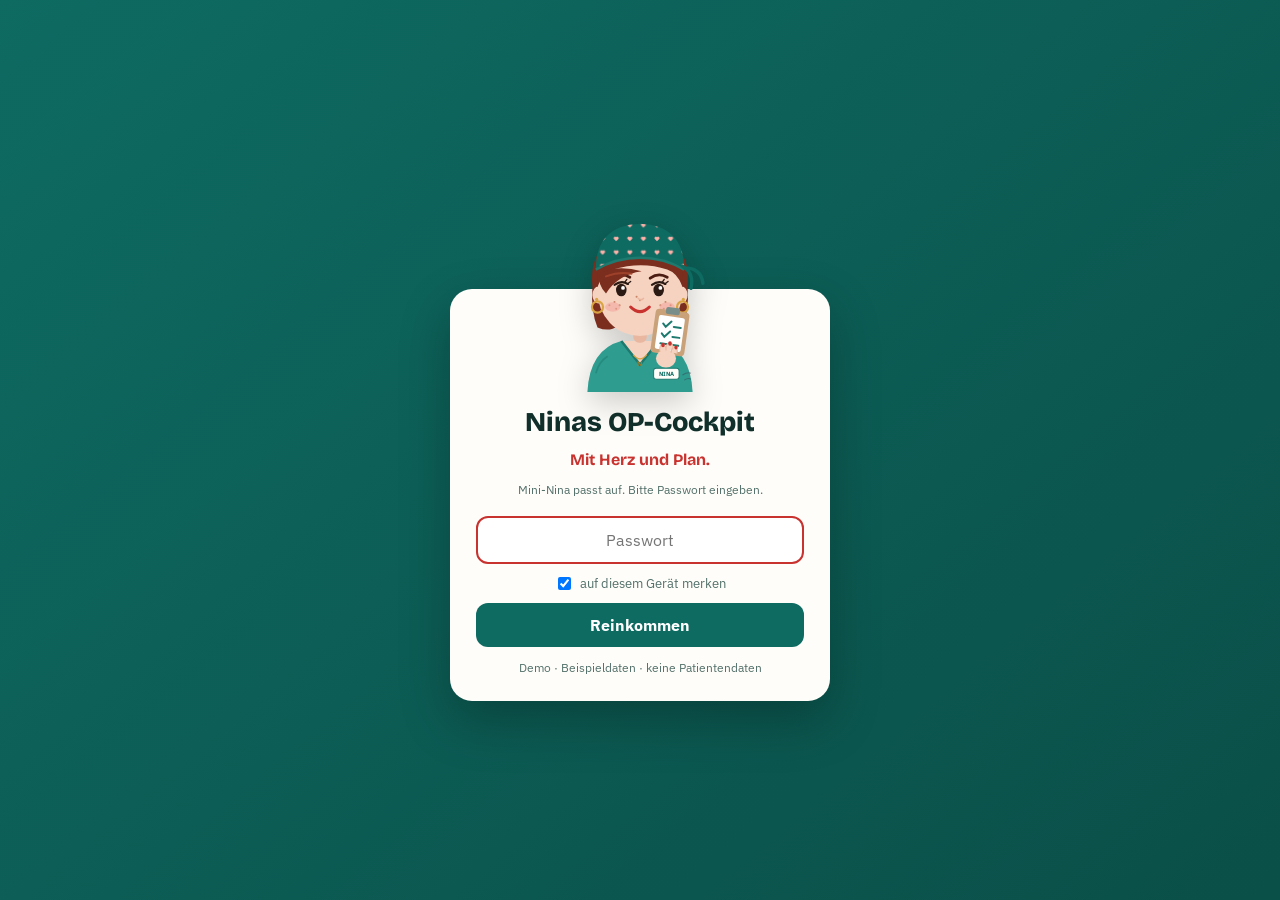
<file: index.html>
<!doctype html><html lang="de"><head><meta charset="utf-8"><meta name="viewport" content="width=device-width,initial-scale=1,viewport-fit=cover"><meta name="robots" content="noindex,nofollow"><title>Ninas OP-Cockpit</title>
<link rel="preconnect" href="https://fonts.googleapis.com"><link rel="stylesheet" href="https://fonts.googleapis.com/css2?family=Bricolage+Grotesque:opsz,wght@12..96,700;12..96,800&family=IBM+Plex+Sans:wght@400;600&display=swap">
<style>
:root{--scrub:#0E6B62;--deep:#0A4F48;--coral:#C8322F;--fg:#12302B}
*{box-sizing:border-box}html,body{margin:0;min-height:100%}
body{font-family:"IBM Plex Sans",system-ui,sans-serif;background:linear-gradient(140deg,var(--scrub),var(--deep));color:var(--fg);display:grid;place-items:center;min-height:100vh;padding:110px 20px 20px}
.card{background:#FFFDF9;border-radius:22px;padding:26px;width:min(380px,100%);box-shadow:0 20px 50px rgba(0,0,0,.25);display:grid;gap:12px;justify-items:center;text-align:center}
.fig{margin-top:-110px}.fig svg{width:170px;height:auto;filter:drop-shadow(0 10px 16px rgba(0,0,0,.2))}
h1{font-family:"Bricolage Grotesque",sans-serif;font-weight:800;margin:0;font-size:1.7rem;line-height:1.1}
.claim{font-family:"Bricolage Grotesque",sans-serif;color:var(--coral);font-weight:700;margin:0}
form{display:grid;gap:10px;width:100%;margin-top:6px}
input{font:inherit;font-size:1rem;padding:12px 14px;border-radius:12px;border:2px solid #CAD8D3;width:100%;text-align:center}
input:focus{outline:none;border-color:var(--coral)}
button{font:inherit;font-weight:700;font-size:1rem;padding:12px;border-radius:12px;border:0;background:var(--scrub);color:#fff;cursor:pointer}
button:disabled{opacity:.6;cursor:progress}
.msg{margin:0;font-size:.9rem;min-height:1.3em}.err{color:var(--coral);font-weight:600}
.small{font-size:.78rem;color:#53706A;margin:0}
label.r{display:flex;gap:6px;align-items:center;justify-content:center;font-size:.82rem;color:#53706A}
.sr{position:absolute;left:-9999px}
</style></head><body><main class="card"><div class="fig" id="fig"><svg class="mascot m-happy" viewBox="0 0 200 220" width="170" height="187" role="img" aria-label="OP-Nina">
      <defs><pattern id="m1c" width="16" height="16" patternUnits="userSpaceOnUse"><rect width="16" height="16" fill="#0E6B62"/><path d="M8 10.5 l-2.6 -2.6 a1.6 1.6 0 0 1 2.6 -2 a1.6 1.6 0 0 1 2.6 2z" fill="#FFB1A8"/></pattern><pattern id="m1t" width="22" height="22" patternUnits="userSpaceOnUse"><rect width="22" height="22" fill="#EFE5D8"/><circle cx="5" cy="6" r="2.2" fill="#E3D6C5"/><circle cx="16" cy="15" r="2.4" fill="#E3D6C5"/><path d="M15 6 l-2.4 -2.4 a1.5 1.5 0 0 1 2.4 -1.9 a1.5 1.5 0 0 1 2.4 1.9z" fill="#B3262B"/></pattern></defs>
      <path d="M38 222 q2 -52 40 -62 h44 q38 10 40 62z" fill="#2E9C8F"/><path d="M78 160 l22 26 22 -26" fill="#F5D3C0"/><path d="M78 160 l22 28 22 -28" fill="none" stroke="#1E7A6F" stroke-width="3"/><path d="M92 176 q8 10 16 0" stroke="#D9A441" stroke-width="1.3" fill="none"/><text x="100" y="190" text-anchor="middle" font-family="Bricolage Grotesque, sans-serif" font-weight="800" font-size="8" fill="#A87A22">N</text>
      <rect x="116" y="192" width="30" height="13" rx="3" fill="#FFFDF9" stroke="#1E7A6F" stroke-width="1.2"/><text x="131" y="201.5" text-anchor="middle" font-family="IBM Plex Sans, sans-serif" font-weight="700" font-size="7.2" fill="#0E6B62">NINA</text>
      <path d="M48 198 q4 -14 14 -20" stroke="#1E7A6F" stroke-width="2" fill="none" opacity=".5"/><rect x="92" y="140" width="16" height="22" rx="7" fill="#E9B79F"/><path d="M150 200 q6 -4 10 -2 M152 206 q5 -3 8 -1" stroke="#3E4B5A" stroke-width="1.2" fill="none" opacity=".55"/><path d="M44 96 q-6 -58 56 -62 q62 4 56 62 q2 30 -6 48 q-14 6 -24 -2 l2 -40 h-56 l2 40 q-10 8 -24 2 q-8 -18 -6 -48z" fill="#7B2D1E"/><ellipse cx="100" cy="102" rx="50" ry="52" fill="#F5D3C0"/>
      <ellipse cx="51" cy="106" rx="7" ry="10" fill="#F5D3C0"/><ellipse cx="149" cy="106" rx="7" ry="10" fill="#F5D3C0"/>
      <circle cx="50" cy="120" r="6.5" fill="none" stroke="#D9A441" stroke-width="2.6"/><circle cx="150" cy="120" r="6.5" fill="none" stroke="#D9A441" stroke-width="2.6"/>
      <circle cx="49" cy="111" r="1.8" fill="#D9A441"/><circle cx="151" cy="111" r="1.8" fill="#D9A441"/><circle cx="70" cy="114" r="1.2" fill="#C98466"/><circle cx="76" cy="118" r="1.2" fill="#C98466"/><circle cx="64" cy="118" r="1.2" fill="#C98466"/><circle cx="72" cy="122" r="1.2" fill="#C98466"/><circle cx="130" cy="114" r="1.2" fill="#C98466"/><circle cx="124" cy="118" r="1.2" fill="#C98466"/><circle cx="136" cy="118" r="1.2" fill="#C98466"/><circle cx="128" cy="122" r="1.2" fill="#C98466"/><circle cx="100" cy="112" r="1.2" fill="#C98466"/><circle cx="96" cy="108" r="1.2" fill="#C98466"/><ellipse cx="68" cy="120" rx="9" ry="5.5" fill="#F2A49A" opacity="0.55"/><ellipse cx="132" cy="120" rx="9" ry="5.5" fill="#F2A49A" opacity="0.55"/><path d="M68 86 q10 -7 20 -1" stroke="#4A1C12" stroke-width="3.4" fill="none" stroke-linecap="round"/><path d="M112 86 q10 -7 20 -1" stroke="#4A1C12" stroke-width="3.4" fill="none" stroke-linecap="round"/><ellipse cx="78" cy="100" rx="6.2" ry="7.4" fill="#2B1A14"/><circle cx="80" cy="97.5" r="2.2" fill="#fff"/><path d="M70 94 q8 -6 16 -1" stroke="#2B1A14" stroke-width="2.4" fill="none" stroke-linecap="round"/><path d="M85 93 l4 -3 M82 91 l2.5 -3.5" stroke="#2B1A14" stroke-width="1.6" stroke-linecap="round"/><ellipse cx="122" cy="100" rx="6.2" ry="7.4" fill="#2B1A14"/><circle cx="124" cy="97.5" r="2.2" fill="#fff"/><path d="M114 94 q8 -6 16 -1" stroke="#2B1A14" stroke-width="2.4" fill="none" stroke-linecap="round"/><path d="M129 93 l4 -3 M126 91 l2.5 -3.5" stroke="#2B1A14" stroke-width="1.6" stroke-linecap="round"/><path d="M98 110 q3 3 6 0" stroke="#E9B79F" stroke-width="2" fill="none" stroke-linecap="round"/><path d="M89 120 q11 11 22 0" stroke="#C8322F" stroke-width="3.6" fill="none" stroke-linecap="round"/><path d="M50 96 q-4 -52 50 -56 q54 4 50 56 q-6 -16 -18 -20 q-30 -10 -64 0 q-12 4 -18 20z" fill="#7B2D1E"/>
         <path d="M52 80 q22 -10 50 -2 q-28 4 -42 26 q-10 -10 -8 -24z" fill="#7B2D1E"/><path d="M60 84 q16 -6 30 -3" stroke="#A8462D" stroke-width="2.4" fill="none" stroke-linecap="round" opacity=".8"/>
         <path d="M48 76 q0 -52 52 -54 q52 2 52 54 q-24 -14 -52 -14 q-28 0 -52 14z" fill="url(#m1c)"/>
         <path d="M48 76 q24 -14 52 -14 q28 0 52 14" fill="none" stroke="#1E7A6F" stroke-width="3"/>
         <path d="M150 72 q14 8 10 26 M152 74 q20 0 22 18" stroke="#0E6B62" stroke-width="4" fill="none" stroke-linecap="round"/><g transform="translate(140 150) scale(1.18) translate(-140 -150)"><g transform="translate(136 150) rotate(8)"><rect x="-17" y="-22" width="34" height="44" rx="4" fill="#C9A27A"/><rect x="-13" y="-16" width="26" height="34" rx="2" fill="#fff"/><rect x="-7" y="-25" width="14" height="7" rx="2" fill="#7A8E89"/><path d="M-8 -8 l3 3 l5 -6 M-8 2 l3 3 l5 -6 M3 -6 h7 M3 4 h7 M-8 12 h18" stroke="#1E7A6F" stroke-width="2" fill="none" stroke-linecap="round"/></g><g transform="translate(132 176) scale(1 1)"><ellipse cx="0" cy="0" rx="10" ry="9" fill="#F5D3C0"/><path d="M-6 -7 q-1 -7 3 -7 q3 0 3 6 M0 -8 q0 -8 4 -8 q3 0 3 7 M5 -6 q1 -6 4 -6 q3 1 2 7" fill="#F5D3C0" stroke="#E9B79F" stroke-width="1"/><ellipse cx="-3" cy="-13.5" rx="1.8" ry="2.2" fill="#C8322F"/><ellipse cx="4" cy="-15" rx="1.8" ry="2.2" fill="#C8322F"/><ellipse cx="10" cy="-11" rx="1.6" ry="2" fill="#C8322F"/></g></g></svg></div>
<h1>Ninas OP-Cockpit</h1><p class="claim">Mit Herz und Plan.</p>
<p class="msg small" id="msg">Mini-Nina passt auf. Bitte Passwort eingeben.</p>
<form id="f"><label for="pw" class="sr">Passwort</label><input id="pw" type="password" autocomplete="current-password" placeholder="Passwort" autofocus required>
<label class="r"><input type="checkbox" id="keep" checked style="width:auto"> auf diesem Gerät merken</label>
<button id="go" type="submit">Reinkommen</button></form>
<p class="small">Demo · Beispieldaten · keine Patientendaten</p></main>
<script>
const META={"s": "yPEnVKPeu+Po092alhOdeQ==", "i": "gm3pZp4Ip+XzqqK9", "n": 250000}, WRONG=`<svg class="mascot m-think" viewBox="0 0 200 220" width="170" height="187" role="img" aria-label="Mini-Nina">
      <defs><pattern id="m2c" width="16" height="16" patternUnits="userSpaceOnUse"><rect width="16" height="16" fill="#0E6B62"/><path d="M8 10.5 l-2.6 -2.6 a1.6 1.6 0 0 1 2.6 -2 a1.6 1.6 0 0 1 2.6 2z" fill="#FFB1A8"/></pattern><pattern id="m2t" width="22" height="22" patternUnits="userSpaceOnUse"><rect width="22" height="22" fill="#EFE5D8"/><circle cx="5" cy="6" r="2.2" fill="#E3D6C5"/><circle cx="16" cy="15" r="2.4" fill="#E3D6C5"/><path d="M15 6 l-2.4 -2.4 a1.5 1.5 0 0 1 2.4 -1.9 a1.5 1.5 0 0 1 2.4 1.9z" fill="#B3262B"/></pattern></defs>
      <path d="M38 222 q2 -52 40 -62 h44 q38 10 40 62z" fill="#2E9C8F"/><path d="M78 160 l22 26 22 -26" fill="#F5D3C0"/><path d="M78 160 l22 28 22 -28" fill="none" stroke="#1E7A6F" stroke-width="3"/><path d="M92 176 q8 10 16 0" stroke="#D9A441" stroke-width="1.3" fill="none"/><text x="100" y="190" text-anchor="middle" font-family="Bricolage Grotesque, sans-serif" font-weight="800" font-size="8" fill="#A87A22">N</text>
      <rect x="116" y="192" width="30" height="13" rx="3" fill="#FFFDF9" stroke="#1E7A6F" stroke-width="1.2"/><text x="131" y="201.5" text-anchor="middle" font-family="IBM Plex Sans, sans-serif" font-weight="700" font-size="7.2" fill="#0E6B62">NINA</text>
      <path d="M48 198 q4 -14 14 -20" stroke="#1E7A6F" stroke-width="2" fill="none" opacity=".5"/><rect x="92" y="140" width="16" height="22" rx="7" fill="#E9B79F"/><path d="M150 200 q6 -4 10 -2 M152 206 q5 -3 8 -1" stroke="#3E4B5A" stroke-width="1.2" fill="none" opacity=".55"/><path d="M44 96 q-6 -58 56 -62 q62 4 56 62 q2 30 -6 48 q-14 6 -24 -2 l2 -40 h-56 l2 40 q-10 8 -24 2 q-8 -18 -6 -48z" fill="#7B2D1E"/><ellipse cx="100" cy="102" rx="50" ry="52" fill="#F5D3C0"/>
      <ellipse cx="51" cy="106" rx="7" ry="10" fill="#F5D3C0"/><ellipse cx="149" cy="106" rx="7" ry="10" fill="#F5D3C0"/>
      <circle cx="50" cy="120" r="6.5" fill="none" stroke="#D9A441" stroke-width="2.6"/><circle cx="150" cy="120" r="6.5" fill="none" stroke="#D9A441" stroke-width="2.6"/>
      <circle cx="49" cy="111" r="1.8" fill="#D9A441"/><circle cx="151" cy="111" r="1.8" fill="#D9A441"/><circle cx="70" cy="114" r="1.2" fill="#C98466"/><circle cx="76" cy="118" r="1.2" fill="#C98466"/><circle cx="64" cy="118" r="1.2" fill="#C98466"/><circle cx="72" cy="122" r="1.2" fill="#C98466"/><circle cx="130" cy="114" r="1.2" fill="#C98466"/><circle cx="124" cy="118" r="1.2" fill="#C98466"/><circle cx="136" cy="118" r="1.2" fill="#C98466"/><circle cx="128" cy="122" r="1.2" fill="#C98466"/><circle cx="100" cy="112" r="1.2" fill="#C98466"/><circle cx="96" cy="108" r="1.2" fill="#C98466"/><ellipse cx="68" cy="120" rx="9" ry="5.5" fill="#F2A49A" opacity="0.55"/><ellipse cx="132" cy="120" rx="9" ry="5.5" fill="#F2A49A" opacity="0.55"/><path d="M68 84 q10 -6 20 -1" stroke="#4A1C12" stroke-width="3.4" fill="none" stroke-linecap="round"/><path d="M112 80 q10 -3 20 3" stroke="#4A1C12" stroke-width="3.4" fill="none" stroke-linecap="round"/><ellipse cx="78" cy="100" rx="6.2" ry="7.4" fill="#2B1A14"/><circle cx="77" cy="96" r="2.2" fill="#fff"/><path d="M70 94 q8 -6 16 -1" stroke="#2B1A14" stroke-width="2.4" fill="none" stroke-linecap="round"/><path d="M85 93 l4 -3 M82 91 l2.5 -3.5" stroke="#2B1A14" stroke-width="1.6" stroke-linecap="round"/><ellipse cx="122" cy="100" rx="6.2" ry="7.4" fill="#2B1A14"/><circle cx="121" cy="96" r="2.2" fill="#fff"/><path d="M114 94 q8 -6 16 -1" stroke="#2B1A14" stroke-width="2.4" fill="none" stroke-linecap="round"/><path d="M129 93 l4 -3 M126 91 l2.5 -3.5" stroke="#2B1A14" stroke-width="1.6" stroke-linecap="round"/><path d="M98 110 q3 3 6 0" stroke="#E9B79F" stroke-width="2" fill="none" stroke-linecap="round"/><path d="M93 124 q8 -3 15 1" stroke="#C8322F" stroke-width="3.2" fill="none" stroke-linecap="round"/><path d="M50 96 q-4 -52 50 -56 q54 4 50 56 q-6 -16 -18 -20 q-30 -10 -64 0 q-12 4 -18 20z" fill="#7B2D1E"/>
         <path d="M52 80 q22 -10 50 -2 q-28 4 -42 26 q-10 -10 -8 -24z" fill="#7B2D1E"/><path d="M60 84 q16 -6 30 -3" stroke="#A8462D" stroke-width="2.4" fill="none" stroke-linecap="round" opacity=".8"/>
         <path d="M48 76 q0 -52 52 -54 q52 2 52 54 q-24 -14 -52 -14 q-28 0 -52 14z" fill="url(#m2c)"/>
         <path d="M48 76 q24 -14 52 -14 q28 0 52 14" fill="none" stroke="#1E7A6F" stroke-width="3"/>
         <path d="M150 72 q14 8 10 26 M152 74 q20 0 22 18" stroke="#0E6B62" stroke-width="4" fill="none" stroke-linecap="round"/><g transform="translate(86 140) scale(1 1)"><ellipse cx="0" cy="0" rx="10" ry="9" fill="#F5D3C0"/><path d="M-6 -7 q-1 -7 3 -7 q3 0 3 6 M0 -8 q0 -8 4 -8 q3 0 3 7 M5 -6 q1 -6 4 -6 q3 1 2 7" fill="#F5D3C0" stroke="#E9B79F" stroke-width="1"/><ellipse cx="-3" cy="-13.5" rx="1.8" ry="2.2" fill="#C8322F"/><ellipse cx="4" cy="-15" rx="1.8" ry="2.2" fill="#C8322F"/><ellipse cx="10" cy="-11" rx="1.6" ry="2" fill="#C8322F"/></g><g transform="translate(140 150) scale(1.18) translate(-140 -150)"></g><g class="m-dots"><circle cx="160" cy="58" r="4" fill="#B8C9C4"/><circle cx="172" cy="44" r="6" fill="#B8C9C4"/><circle cx="186" cy="26" r="9" fill="#B8C9C4"/></g></svg>`, KEY="nina-cockpit-pw";
const b64=(s)=>Uint8Array.from(atob(s),c=>c.charCodeAt(0));
async function unlock(pw,keep){
  const base=await crypto.subtle.importKey("raw",new TextEncoder().encode(pw.trim().toLowerCase()),"PBKDF2",false,["deriveKey"]);
  const key=await crypto.subtle.deriveKey({name:"PBKDF2",salt:b64(META.s),iterations:META.n,hash:"SHA-256"},base,{name:"AES-GCM",length:256},false,["decrypt"]);
  const data=b64((await (await fetch("payload.txt",{cache:"no-cache"})).text()).trim());
  const plain=await crypto.subtle.decrypt({name:"AES-GCM",iv:b64(META.i)},key,data);
  const html=await new Response(new Blob([plain]).stream().pipeThrough(new DecompressionStream("gzip"))).text();
  try{ if(keep) localStorage.setItem(KEY,pw.trim().toLowerCase()); }catch(e){}
  document.open(); document.write(html); document.close();
}
const f=document.getElementById("f"), msg=document.getElementById("msg"), go=document.getElementById("go");
f.addEventListener("submit",async(e)=>{e.preventDefault();go.disabled=true;msg.className="msg small";msg.textContent="Mini-Nina schließt auf...";
  try{await unlock(document.getElementById("pw").value,document.getElementById("keep").checked);}
  catch(err){go.disabled=false;msg.className="msg err";msg.textContent="Hmm, das war nicht das Passwort. Nochmal?";document.getElementById("fig").innerHTML=WRONG;}
});
try{const saved=localStorage.getItem(KEY); if(saved){msg.textContent="Willkommen zurück, Nina...";unlock(saved,true).catch(()=>{try{localStorage.removeItem(KEY);}catch(e){} msg.textContent="Bitte Passwort eingeben.";});}}catch(e){}
</script></body></html>
</file>
